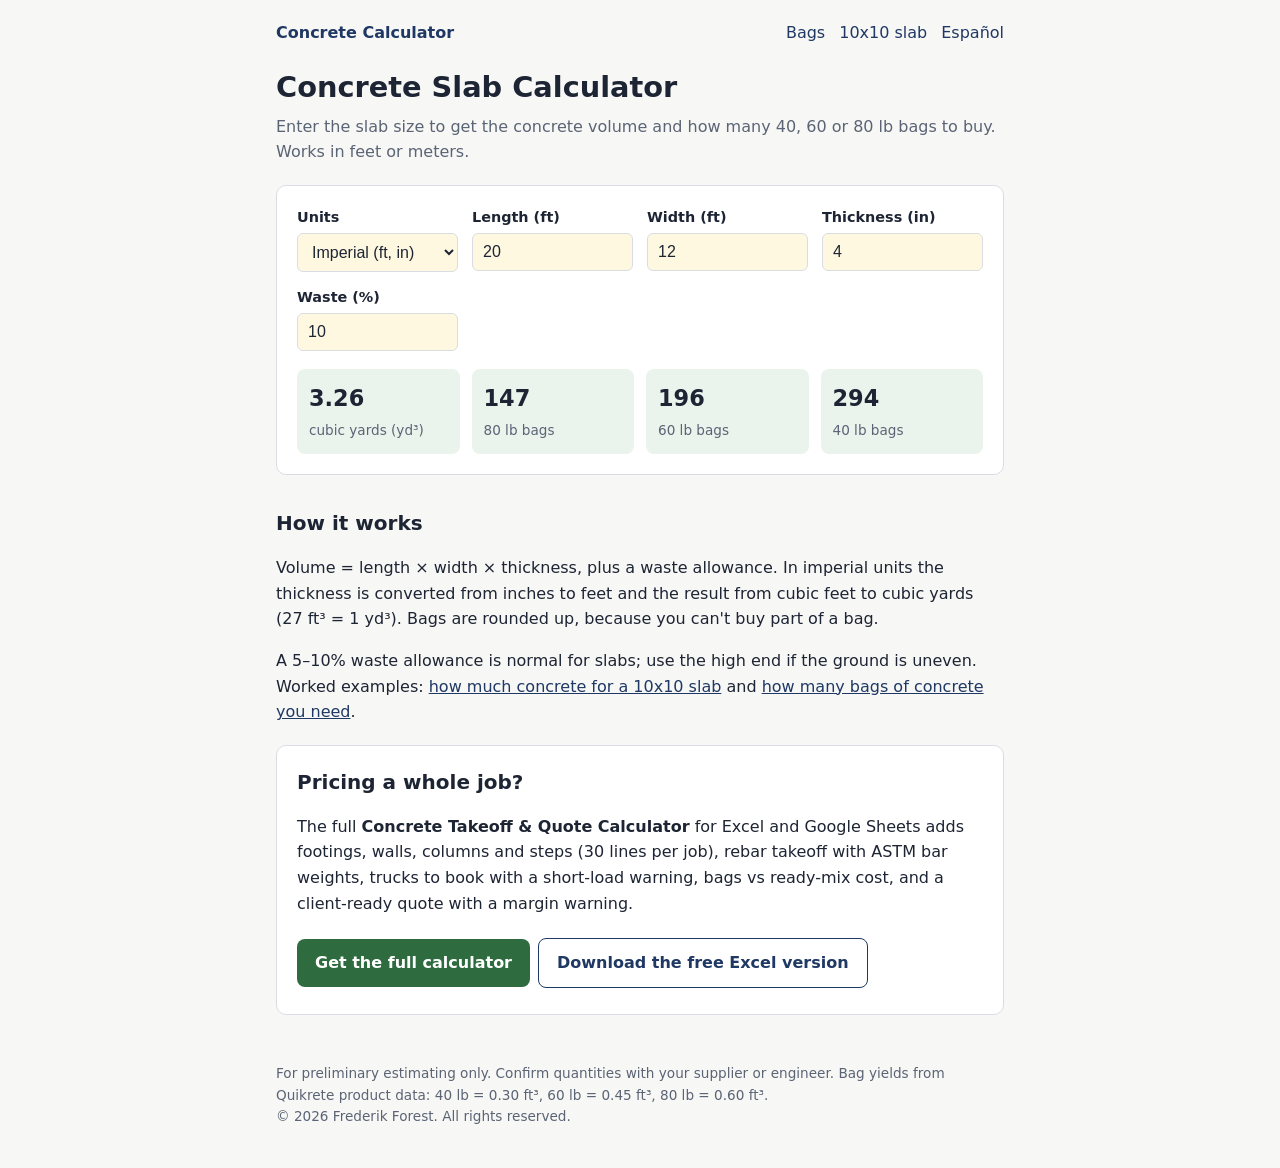
<file: index.html>
<!doctype html><html lang="en"><head><meta charset="utf-8"><meta name="viewport" content="width=device-width,initial-scale=1">
<title>Concrete Slab Calculator: Yards and Bags (Free)</title><meta name="description" content="Free concrete slab calculator. Enter length, width and thickness to get cubic yards or cubic meters and the number of 40, 60 or 80 lb bags."><link rel="canonical" href="https://frederikfor.github.io/concrete-calculator/"><link rel="alternate" hreflang="es" href="https://frederikfor.github.io/concrete-calculator/es/"><link rel="stylesheet" href="style.css"></head><body>
<header><a href="">Concrete Calculator</a><nav><a href="bags-of-concrete-calculator.html">Bags</a><a href="how-much-concrete-10x10-slab.html">10x10 slab</a><a href="es/">Español</a></nav></header><main>
<h1>Concrete Slab Calculator</h1><p class="lead">Enter the slab size to get the concrete volume and how many 40, 60 or 80 lb bags to buy. Works in feet or meters.</p>
<div class="card"><div class="grid">
<div><label for="sys">Units</label><select id="sys"><option value="imperial">Imperial (ft, in)</option><option value="metric">Metric (m, mm)</option></select></div>
<div><label for="L">Length (<span id="uL">ft</span>)</label><input id="L" type="number" min="0" step="any" value="20"></div>
<div><label for="W">Width (<span id="uW">ft</span>)</label><input id="W" type="number" min="0" step="any" value="12"></div>
<div><label for="T">Thickness (<span id="uT">in</span>)</label><input id="T" type="number" min="0" step="any" value="4"></div>
<div><label for="waste">Waste (%)</label><input id="waste" type="number" min="0" step="any" value="10"></div></div>
<div class="results"><div class="res"><b id="vol">0</b><span id="volu">cubic yards</span></div><div class="res"><b id="b80">0</b><span>80 lb bags</span></div><div class="res"><b id="b60">0</b><span>60 lb bags</span></div><div class="res"><b id="b40">0</b><span>40 lb bags</span></div></div></div>
<h2>How it works</h2><p>Volume = length × width × thickness, plus a waste allowance. In imperial units the thickness is converted from inches to feet and the result from cubic feet to cubic yards (27 ft³ = 1 yd³). Bags are rounded up, because you can't buy part of a bag.</p>
<p>A 5–10% waste allowance is normal for slabs; use the high end if the ground is uneven. Worked examples: <a href="how-much-concrete-10x10-slab.html">how much concrete for a 10x10 slab</a> and <a href="bags-of-concrete-calculator.html">how many bags of concrete you need</a>.</p>
<div class="card"><h2 style="margin-top:0">Pricing a whole job?</h2><p>The full <b>Concrete Takeoff &amp; Quote Calculator</b> for Excel and Google Sheets adds footings, walls, columns and steps (30 lines per job), rebar takeoff with ASTM bar weights, trucks to book with a short-load warning, bags vs ready-mix cost, and a client-ready quote with a margin warning.</p>
<a class="cta" href="https://frederikforest.gumroad.com/l/pyrapr">Get the full calculator</a><a class="cta alt" href="https://frederikforest.gumroad.com/l/otqaav">Download the free Excel version</a></div>
</main><footer>For preliminary estimating only. Confirm quantities with your supplier or engineer. Bag yields from Quikrete product data: 40 lb = 0.30 ft³, 60 lb = 0.45 ft³, 80 lb = 0.60 ft³.<br>© 2026 Frederik Forest. All rights reserved.</footer><script src="calc.js"></script></body></html>
</file>
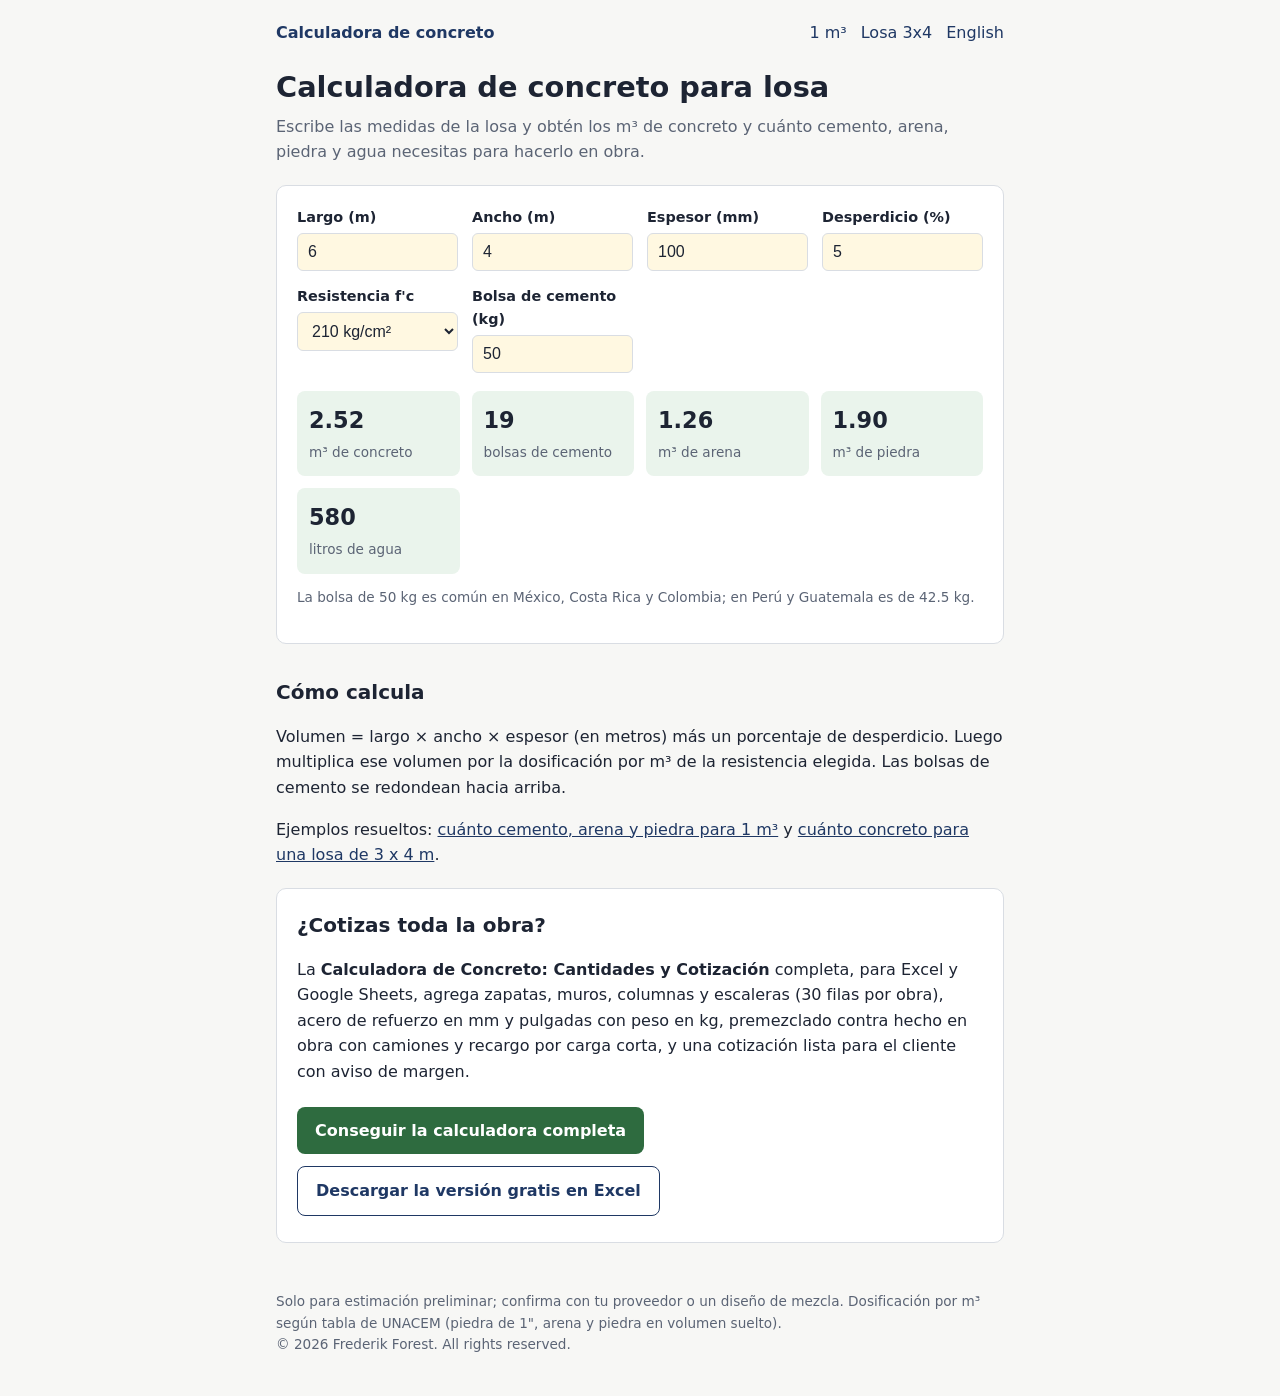
<file: es/index.html>
<!doctype html><html lang="es"><head><meta charset="utf-8"><meta name="viewport" content="width=device-width,initial-scale=1">
<title>Calculadora de concreto para losa: cemento, arena y piedra (gratis)</title><meta name="description" content="Calculadora gratis de concreto para losa: m³, bolsas de cemento, arena, piedra y agua para 175 o 210 kg/cm². Funciona con bolsas de 50 o 42.5 kg."><link rel="canonical" href="https://frederikfor.github.io/concrete-calculator/es/"><link rel="alternate" hreflang="en" href="https://frederikfor.github.io/concrete-calculator/"><link rel="stylesheet" href="../style.css"></head><body>
<header><a href="./">Calculadora de concreto</a><nav><a href="cemento-arena-piedra-1-m3.html">1 m³</a><a href="concreto-losa-3x4.html">Losa 3x4</a><a href="../">English</a></nav></header><main>
<h1>Calculadora de concreto para losa</h1><p class="lead">Escribe las medidas de la losa y obtén los m³ de concreto y cuánto cemento, arena, piedra y agua necesitas para hacerlo en obra.</p>
<div class="card"><div class="grid">
<div><label for="L">Largo (m)</label><input id="L" type="number" min="0" step="any" value="6"></div>
<div><label for="W">Ancho (m)</label><input id="W" type="number" min="0" step="any" value="4"></div>
<div><label for="T">Espesor (mm)</label><input id="T" type="number" min="0" step="any" value="100"></div>
<div><label for="waste">Desperdicio (%)</label><input id="waste" type="number" min="0" step="any" value="5"></div>
<div><label for="fc">Resistencia f'c</label><select id="fc"><option value="210">210 kg/cm²</option><option value="175">175 kg/cm²</option></select></div>
<div><label for="bag">Bolsa de cemento (kg)</label><input id="bag" type="number" min="0" step="any" value="50"></div></div>
<div class="results"><div class="res"><b id="vol">0</b><span>m³ de concreto</span></div><div class="res"><b id="cem">0</b><span>bolsas de cemento</span></div><div class="res"><b id="are">0</b><span>m³ de arena</span></div><div class="res"><b id="pie">0</b><span>m³ de piedra</span></div><div class="res"><b id="agu">0</b><span>litros de agua</span></div></div>
<p class="note">La bolsa de 50 kg es común en México, Costa Rica y Colombia; en Perú y Guatemala es de 42.5 kg.</p></div>
<h2>Cómo calcula</h2><p>Volumen = largo × ancho × espesor (en metros) más un porcentaje de desperdicio. Luego multiplica ese volumen por la dosificación por m³ de la resistencia elegida. Las bolsas de cemento se redondean hacia arriba.</p>
<p>Ejemplos resueltos: <a href="cemento-arena-piedra-1-m3.html">cuánto cemento, arena y piedra para 1 m³</a> y <a href="concreto-losa-3x4.html">cuánto concreto para una losa de 3 x 4 m</a>.</p>
<div class="card"><h2 style="margin-top:0">¿Cotizas toda la obra?</h2><p>La <b>Calculadora de Concreto: Cantidades y Cotización</b> completa, para Excel y Google Sheets, agrega zapatas, muros, columnas y escaleras (30 filas por obra), acero de refuerzo en mm y pulgadas con peso en kg, premezclado contra hecho en obra con camiones y recargo por carga corta, y una cotización lista para el cliente con aviso de margen.</p>
<a class="cta" href="https://frederikforest.gumroad.com/l/xiyyl">Conseguir la calculadora completa</a><a class="cta alt" href="https://frederikforest.gumroad.com/l/cqgcze">Descargar la versión gratis en Excel</a></div>
</main><footer>Solo para estimación preliminar; confirma con tu proveedor o un diseño de mezcla. Dosificación por m³ según tabla de UNACEM (piedra de 1", arena y piedra en volumen suelto).<br>© 2026 Frederik Forest. All rights reserved.</footer><script>window.ES=1</script><script src="../calc.js"></script></body></html>
</file>
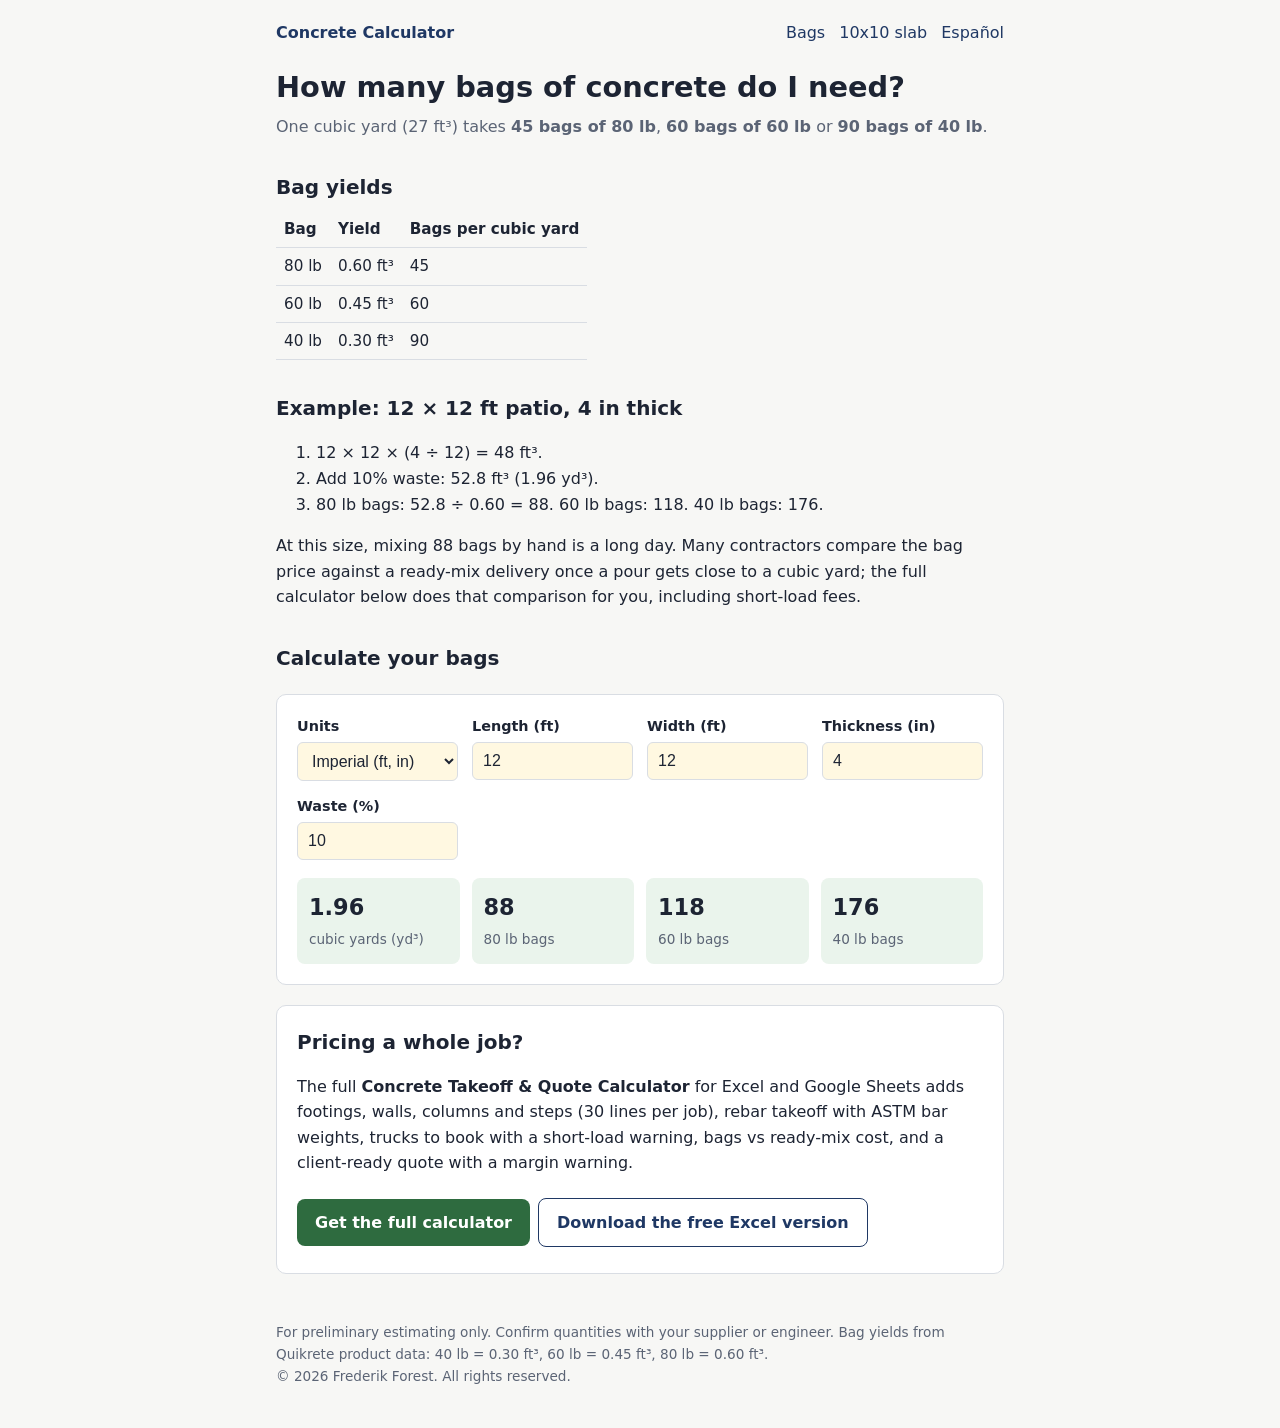
<file: bags-of-concrete-calculator.html>
<!doctype html><html lang="en"><head><meta charset="utf-8"><meta name="viewport" content="width=device-width,initial-scale=1">
<title>How Many Bags of Concrete Do I Need? 40, 60 and 80 lb</title><meta name="description" content="One cubic yard of concrete takes 45 bags of 80 lb, 60 bags of 60 lb or 90 bags of 40 lb. Worked example for a 12x12 patio and a free bag calculator."><link rel="canonical" href="https://frederikfor.github.io/concrete-calculator/bags-of-concrete-calculator.html"><link rel="alternate" hreflang="es" href="https://frederikfor.github.io/concrete-calculator/es/"><link rel="stylesheet" href="style.css"></head><body>
<header><a href="">Concrete Calculator</a><nav><a href="bags-of-concrete-calculator.html">Bags</a><a href="how-much-concrete-10x10-slab.html">10x10 slab</a><a href="es/">Español</a></nav></header><main>
<h1>How many bags of concrete do I need?</h1><p class="lead">One cubic yard (27 ft³) takes <b>45 bags of 80 lb</b>, <b>60 bags of 60 lb</b> or <b>90 bags of 40 lb</b>.</p>
<h2>Bag yields</h2><table><tr><th>Bag</th><th>Yield</th><th>Bags per cubic yard</th></tr><tr><td>80 lb</td><td>0.60 ft³</td><td>45</td></tr><tr><td>60 lb</td><td>0.45 ft³</td><td>60</td></tr><tr><td>40 lb</td><td>0.30 ft³</td><td>90</td></tr></table>
<h2>Example: 12 × 12 ft patio, 4 in thick</h2><ol><li>12 × 12 × (4 ÷ 12) = 48 ft³.</li><li>Add 10% waste: 52.8 ft³ (1.96 yd³).</li><li>80 lb bags: 52.8 ÷ 0.60 = 88. 60 lb bags: 118. 40 lb bags: 176.</li></ol>
<p>At this size, mixing 88 bags by hand is a long day. Many contractors compare the bag price against a ready-mix delivery once a pour gets close to a cubic yard; the full calculator below does that comparison for you, including short-load fees.</p>
<h2>Calculate your bags</h2><div class="card"><div class="grid">
<div><label for="sys">Units</label><select id="sys"><option value="imperial">Imperial (ft, in)</option><option value="metric">Metric (m, mm)</option></select></div>
<div><label for="L">Length (<span id="uL">ft</span>)</label><input id="L" type="number" min="0" step="any" value="12"></div>
<div><label for="W">Width (<span id="uW">ft</span>)</label><input id="W" type="number" min="0" step="any" value="12"></div>
<div><label for="T">Thickness (<span id="uT">in</span>)</label><input id="T" type="number" min="0" step="any" value="4"></div>
<div><label for="waste">Waste (%)</label><input id="waste" type="number" min="0" step="any" value="10"></div></div>
<div class="results"><div class="res"><b id="vol">0</b><span id="volu">cubic yards</span></div><div class="res"><b id="b80">0</b><span>80 lb bags</span></div><div class="res"><b id="b60">0</b><span>60 lb bags</span></div><div class="res"><b id="b40">0</b><span>40 lb bags</span></div></div></div>
<div class="card"><h2 style="margin-top:0">Pricing a whole job?</h2><p>The full <b>Concrete Takeoff &amp; Quote Calculator</b> for Excel and Google Sheets adds footings, walls, columns and steps (30 lines per job), rebar takeoff with ASTM bar weights, trucks to book with a short-load warning, bags vs ready-mix cost, and a client-ready quote with a margin warning.</p>
<a class="cta" href="https://frederikforest.gumroad.com/l/pyrapr">Get the full calculator</a><a class="cta alt" href="https://frederikforest.gumroad.com/l/otqaav">Download the free Excel version</a></div>
</main><footer>For preliminary estimating only. Confirm quantities with your supplier or engineer. Bag yields from Quikrete product data: 40 lb = 0.30 ft³, 60 lb = 0.45 ft³, 80 lb = 0.60 ft³.<br>© 2026 Frederik Forest. All rights reserved.</footer><script src="calc.js"></script></body></html>
</file>
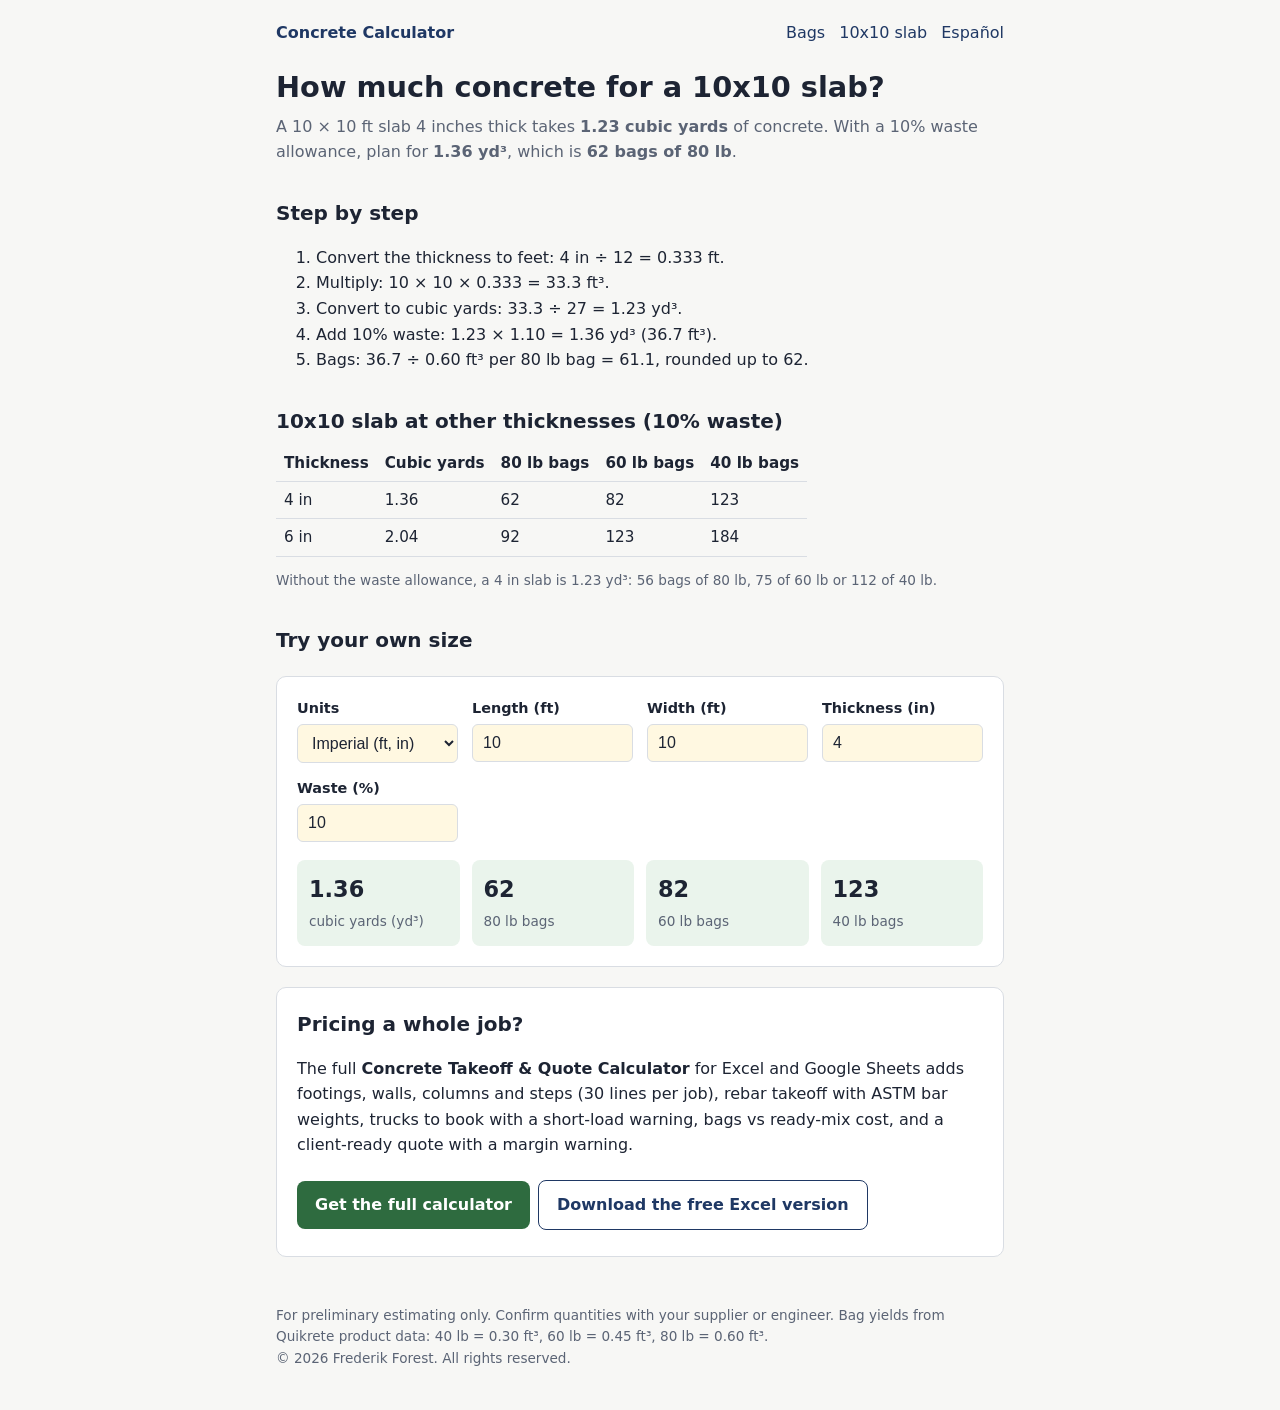
<file: how-much-concrete-10x10-slab.html>
<!doctype html><html lang="en"><head><meta charset="utf-8"><meta name="viewport" content="width=device-width,initial-scale=1">
<title>How Much Concrete for a 10x10 Slab? (Worked Example)</title><meta name="description" content="A 10x10 ft slab 4 inches thick needs 1.23 cubic yards of concrete, or 1.36 yd³ with 10% waste: 62 bags of 80 lb. Step-by-step math and a free calculator."><link rel="canonical" href="https://frederikfor.github.io/concrete-calculator/how-much-concrete-10x10-slab.html"><link rel="alternate" hreflang="es" href="https://frederikfor.github.io/concrete-calculator/es/"><link rel="stylesheet" href="style.css"></head><body>
<header><a href="">Concrete Calculator</a><nav><a href="bags-of-concrete-calculator.html">Bags</a><a href="how-much-concrete-10x10-slab.html">10x10 slab</a><a href="es/">Español</a></nav></header><main>
<h1>How much concrete for a 10x10 slab?</h1><p class="lead">A 10 × 10 ft slab 4 inches thick takes <b>1.23 cubic yards</b> of concrete. With a 10% waste allowance, plan for <b>1.36 yd³</b>, which is <b>62 bags of 80 lb</b>.</p>
<h2>Step by step</h2><ol><li>Convert the thickness to feet: 4 in ÷ 12 = 0.333 ft.</li><li>Multiply: 10 × 10 × 0.333 = 33.3 ft³.</li><li>Convert to cubic yards: 33.3 ÷ 27 = 1.23 yd³.</li><li>Add 10% waste: 1.23 × 1.10 = 1.36 yd³ (36.7 ft³).</li><li>Bags: 36.7 ÷ 0.60 ft³ per 80 lb bag = 61.1, rounded up to 62.</li></ol>
<h2>10x10 slab at other thicknesses (10% waste)</h2><table><tr><th>Thickness</th><th>Cubic yards</th><th>80 lb bags</th><th>60 lb bags</th><th>40 lb bags</th></tr>
<tr><td>4 in</td><td>1.36</td><td>62</td><td>82</td><td>123</td></tr><tr><td>6 in</td><td>2.04</td><td>92</td><td>123</td><td>184</td></tr></table>
<p class="note">Without the waste allowance, a 4 in slab is 1.23 yd³: 56 bags of 80 lb, 75 of 60 lb or 112 of 40 lb.</p>
<h2>Try your own size</h2><div class="card"><div class="grid">
<div><label for="sys">Units</label><select id="sys"><option value="imperial">Imperial (ft, in)</option><option value="metric">Metric (m, mm)</option></select></div>
<div><label for="L">Length (<span id="uL">ft</span>)</label><input id="L" type="number" min="0" step="any" value="10"></div>
<div><label for="W">Width (<span id="uW">ft</span>)</label><input id="W" type="number" min="0" step="any" value="10"></div>
<div><label for="T">Thickness (<span id="uT">in</span>)</label><input id="T" type="number" min="0" step="any" value="4"></div>
<div><label for="waste">Waste (%)</label><input id="waste" type="number" min="0" step="any" value="10"></div></div>
<div class="results"><div class="res"><b id="vol">0</b><span id="volu">cubic yards</span></div><div class="res"><b id="b80">0</b><span>80 lb bags</span></div><div class="res"><b id="b60">0</b><span>60 lb bags</span></div><div class="res"><b id="b40">0</b><span>40 lb bags</span></div></div></div>
<div class="card"><h2 style="margin-top:0">Pricing a whole job?</h2><p>The full <b>Concrete Takeoff &amp; Quote Calculator</b> for Excel and Google Sheets adds footings, walls, columns and steps (30 lines per job), rebar takeoff with ASTM bar weights, trucks to book with a short-load warning, bags vs ready-mix cost, and a client-ready quote with a margin warning.</p>
<a class="cta" href="https://frederikforest.gumroad.com/l/pyrapr">Get the full calculator</a><a class="cta alt" href="https://frederikforest.gumroad.com/l/otqaav">Download the free Excel version</a></div>
</main><footer>For preliminary estimating only. Confirm quantities with your supplier or engineer. Bag yields from Quikrete product data: 40 lb = 0.30 ft³, 60 lb = 0.45 ft³, 80 lb = 0.60 ft³.<br>© 2026 Frederik Forest. All rights reserved.</footer><script src="calc.js"></script></body></html>
</file>
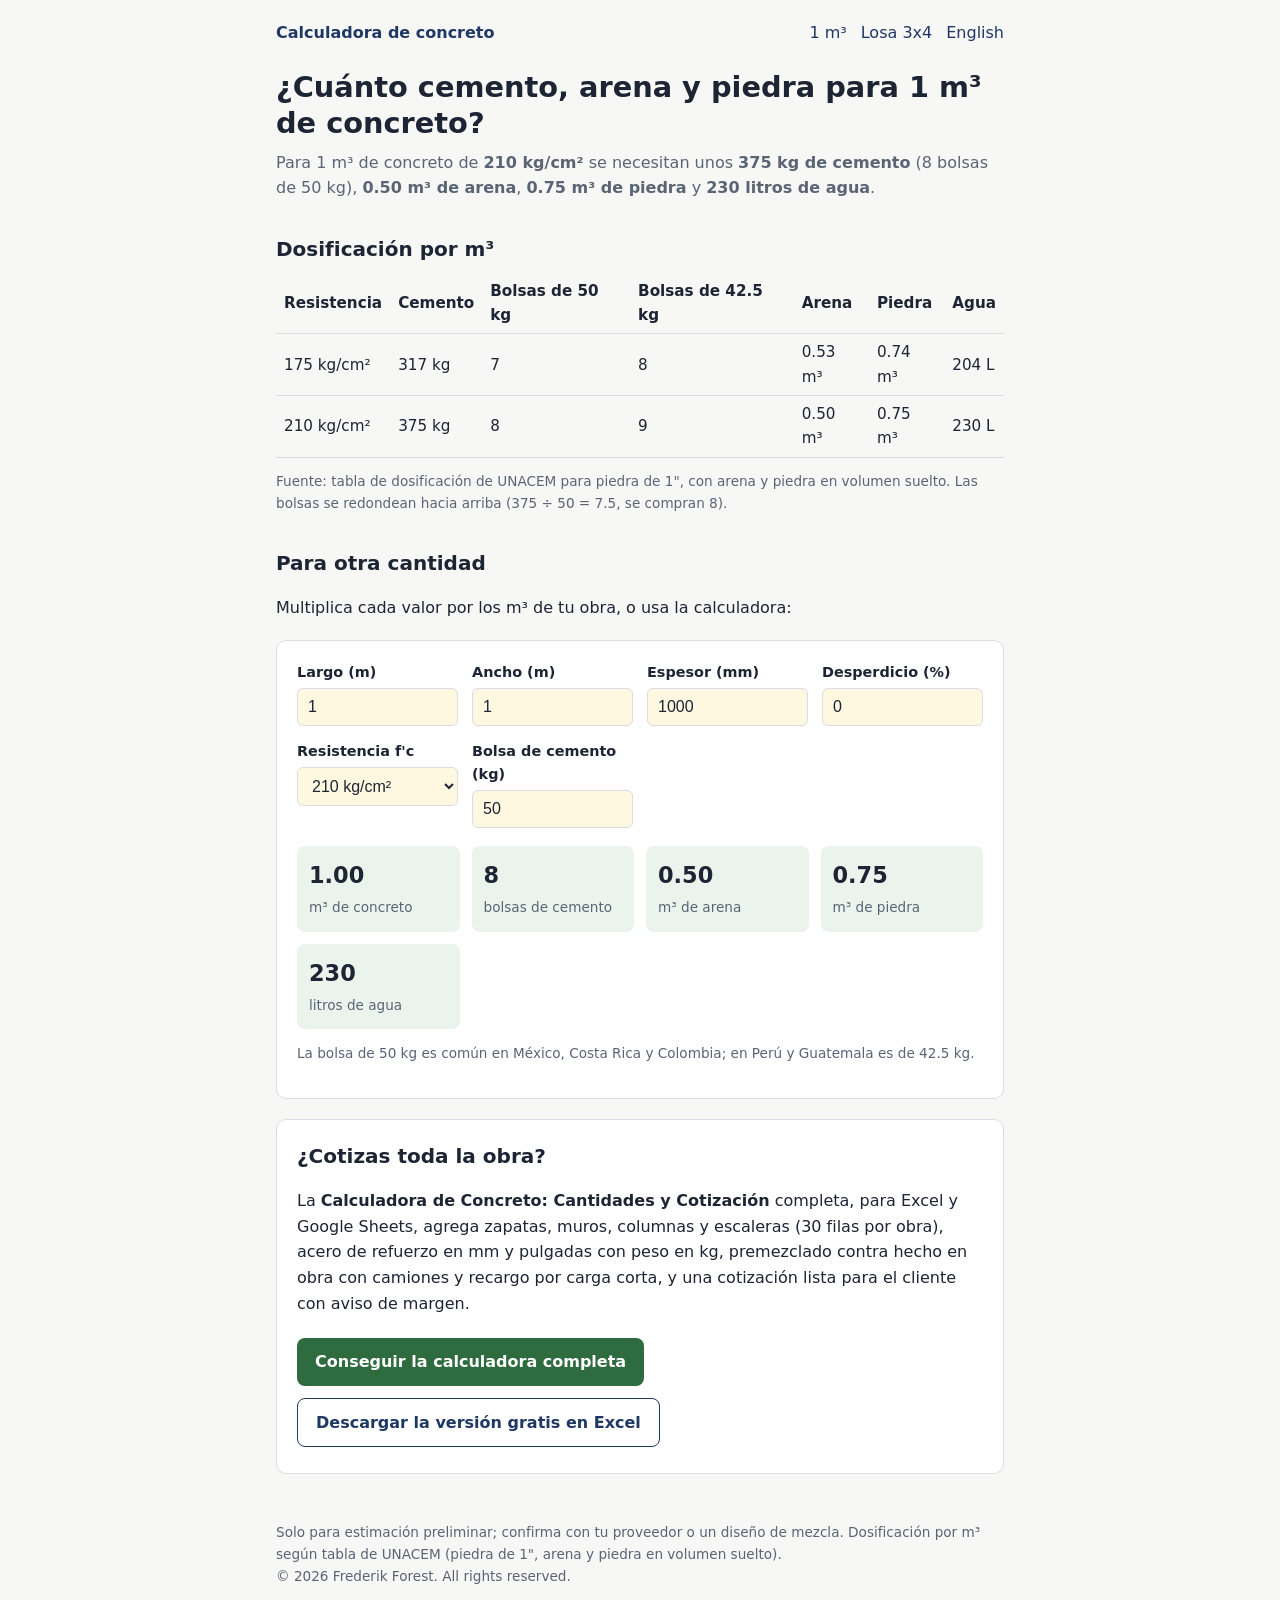
<file: es/cemento-arena-piedra-1-m3.html>
<!doctype html><html lang="es"><head><meta charset="utf-8"><meta name="viewport" content="width=device-width,initial-scale=1">
<title>Cuánto cemento, arena y piedra para 1 m³ de concreto</title><meta name="description" content="Para 1 m³ de concreto de 210 kg/cm² se usan 375 kg de cemento (8 bolsas de 50 kg), 0.50 m³ de arena, 0.75 m³ de piedra y 230 litros de agua."><link rel="canonical" href="https://frederikfor.github.io/concrete-calculator/es/cemento-arena-piedra-1-m3.html"><link rel="alternate" hreflang="en" href="https://frederikfor.github.io/concrete-calculator/"><link rel="stylesheet" href="../style.css"></head><body>
<header><a href="./">Calculadora de concreto</a><nav><a href="cemento-arena-piedra-1-m3.html">1 m³</a><a href="concreto-losa-3x4.html">Losa 3x4</a><a href="../">English</a></nav></header><main>
<h1>¿Cuánto cemento, arena y piedra para 1 m³ de concreto?</h1><p class="lead">Para 1 m³ de concreto de <b>210 kg/cm²</b> se necesitan unos <b>375 kg de cemento</b> (8 bolsas de 50 kg), <b>0.50 m³ de arena</b>, <b>0.75 m³ de piedra</b> y <b>230 litros de agua</b>.</p>
<h2>Dosificación por m³</h2><table><tr><th>Resistencia</th><th>Cemento</th><th>Bolsas de 50 kg</th><th>Bolsas de 42.5 kg</th><th>Arena</th><th>Piedra</th><th>Agua</th></tr>
<tr><td>175 kg/cm²</td><td>317 kg</td><td>7</td><td>8</td><td>0.53 m³</td><td>0.74 m³</td><td>204 L</td></tr>
<tr><td>210 kg/cm²</td><td>375 kg</td><td>8</td><td>9</td><td>0.50 m³</td><td>0.75 m³</td><td>230 L</td></tr></table>
<p class="note">Fuente: tabla de dosificación de UNACEM para piedra de 1", con arena y piedra en volumen suelto. Las bolsas se redondean hacia arriba (375 ÷ 50 = 7.5, se compran 8).</p>
<h2>Para otra cantidad</h2><p>Multiplica cada valor por los m³ de tu obra, o usa la calculadora:</p><div class="card"><div class="grid">
<div><label for="L">Largo (m)</label><input id="L" type="number" min="0" step="any" value="1"></div>
<div><label for="W">Ancho (m)</label><input id="W" type="number" min="0" step="any" value="1"></div>
<div><label for="T">Espesor (mm)</label><input id="T" type="number" min="0" step="any" value="1000"></div>
<div><label for="waste">Desperdicio (%)</label><input id="waste" type="number" min="0" step="any" value="0"></div>
<div><label for="fc">Resistencia f'c</label><select id="fc"><option value="210">210 kg/cm²</option><option value="175">175 kg/cm²</option></select></div>
<div><label for="bag">Bolsa de cemento (kg)</label><input id="bag" type="number" min="0" step="any" value="50"></div></div>
<div class="results"><div class="res"><b id="vol">0</b><span>m³ de concreto</span></div><div class="res"><b id="cem">0</b><span>bolsas de cemento</span></div><div class="res"><b id="are">0</b><span>m³ de arena</span></div><div class="res"><b id="pie">0</b><span>m³ de piedra</span></div><div class="res"><b id="agu">0</b><span>litros de agua</span></div></div>
<p class="note">La bolsa de 50 kg es común en México, Costa Rica y Colombia; en Perú y Guatemala es de 42.5 kg.</p></div>
<div class="card"><h2 style="margin-top:0">¿Cotizas toda la obra?</h2><p>La <b>Calculadora de Concreto: Cantidades y Cotización</b> completa, para Excel y Google Sheets, agrega zapatas, muros, columnas y escaleras (30 filas por obra), acero de refuerzo en mm y pulgadas con peso en kg, premezclado contra hecho en obra con camiones y recargo por carga corta, y una cotización lista para el cliente con aviso de margen.</p>
<a class="cta" href="https://frederikforest.gumroad.com/l/xiyyl">Conseguir la calculadora completa</a><a class="cta alt" href="https://frederikforest.gumroad.com/l/cqgcze">Descargar la versión gratis en Excel</a></div>
</main><footer>Solo para estimación preliminar; confirma con tu proveedor o un diseño de mezcla. Dosificación por m³ según tabla de UNACEM (piedra de 1", arena y piedra en volumen suelto).<br>© 2026 Frederik Forest. All rights reserved.</footer><script>window.ES=1</script><script src="../calc.js"></script></body></html>
</file>
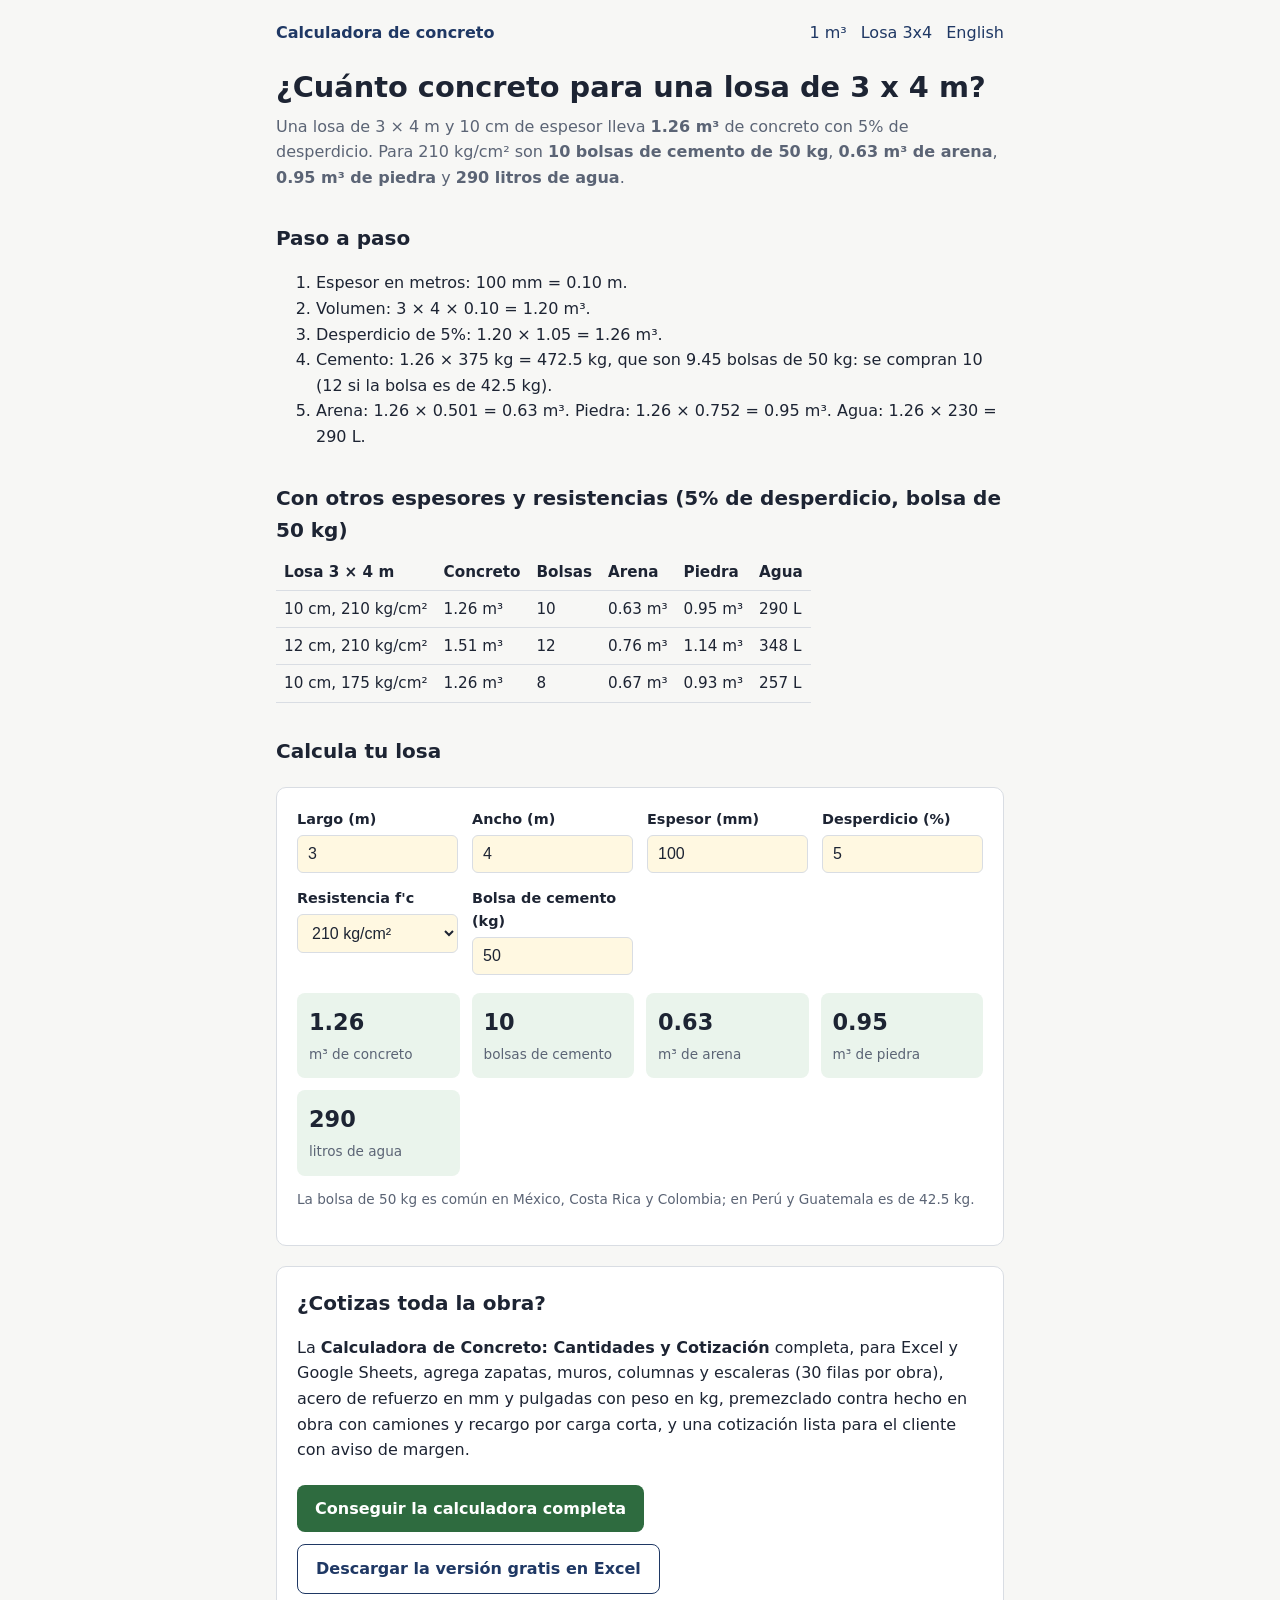
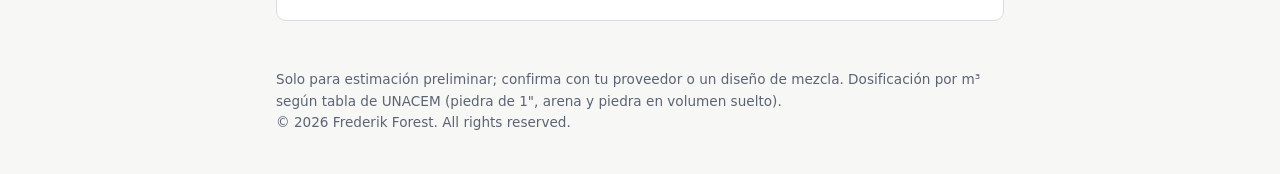
<file: es/concreto-losa-3x4.html>
<!doctype html><html lang="es"><head><meta charset="utf-8"><meta name="viewport" content="width=device-width,initial-scale=1">
<title>Cuánto concreto para una losa de 3 x 4 m (ejemplo resuelto)</title><meta name="description" content="Una losa de 3 x 4 m y 10 cm lleva 1.26 m³ de concreto con 5% de desperdicio: 10 bolsas de cemento de 50 kg, 0.63 m³ de arena y 0.95 m³ de piedra para 210 kg/cm²."><link rel="canonical" href="https://frederikfor.github.io/concrete-calculator/es/concreto-losa-3x4.html"><link rel="alternate" hreflang="en" href="https://frederikfor.github.io/concrete-calculator/"><link rel="stylesheet" href="../style.css"></head><body>
<header><a href="./">Calculadora de concreto</a><nav><a href="cemento-arena-piedra-1-m3.html">1 m³</a><a href="concreto-losa-3x4.html">Losa 3x4</a><a href="../">English</a></nav></header><main>
<h1>¿Cuánto concreto para una losa de 3 x 4 m?</h1><p class="lead">Una losa de 3 × 4 m y 10 cm de espesor lleva <b>1.26 m³</b> de concreto con 5% de desperdicio. Para 210 kg/cm² son <b>10 bolsas de cemento de 50 kg</b>, <b>0.63 m³ de arena</b>, <b>0.95 m³ de piedra</b> y <b>290 litros de agua</b>.</p>
<h2>Paso a paso</h2><ol><li>Espesor en metros: 100 mm = 0.10 m.</li><li>Volumen: 3 × 4 × 0.10 = 1.20 m³.</li><li>Desperdicio de 5%: 1.20 × 1.05 = 1.26 m³.</li><li>Cemento: 1.26 × 375 kg = 472.5 kg, que son 9.45 bolsas de 50 kg: se compran 10 (12 si la bolsa es de 42.5 kg).</li><li>Arena: 1.26 × 0.501 = 0.63 m³. Piedra: 1.26 × 0.752 = 0.95 m³. Agua: 1.26 × 230 = 290 L.</li></ol>
<h2>Con otros espesores y resistencias (5% de desperdicio, bolsa de 50 kg)</h2><table><tr><th>Losa 3 × 4 m</th><th>Concreto</th><th>Bolsas</th><th>Arena</th><th>Piedra</th><th>Agua</th></tr>
<tr><td>10 cm, 210 kg/cm²</td><td>1.26 m³</td><td>10</td><td>0.63 m³</td><td>0.95 m³</td><td>290 L</td></tr>
<tr><td>12 cm, 210 kg/cm²</td><td>1.51 m³</td><td>12</td><td>0.76 m³</td><td>1.14 m³</td><td>348 L</td></tr>
<tr><td>10 cm, 175 kg/cm²</td><td>1.26 m³</td><td>8</td><td>0.67 m³</td><td>0.93 m³</td><td>257 L</td></tr></table>
<h2>Calcula tu losa</h2><div class="card"><div class="grid">
<div><label for="L">Largo (m)</label><input id="L" type="number" min="0" step="any" value="3"></div>
<div><label for="W">Ancho (m)</label><input id="W" type="number" min="0" step="any" value="4"></div>
<div><label for="T">Espesor (mm)</label><input id="T" type="number" min="0" step="any" value="100"></div>
<div><label for="waste">Desperdicio (%)</label><input id="waste" type="number" min="0" step="any" value="5"></div>
<div><label for="fc">Resistencia f'c</label><select id="fc"><option value="210">210 kg/cm²</option><option value="175">175 kg/cm²</option></select></div>
<div><label for="bag">Bolsa de cemento (kg)</label><input id="bag" type="number" min="0" step="any" value="50"></div></div>
<div class="results"><div class="res"><b id="vol">0</b><span>m³ de concreto</span></div><div class="res"><b id="cem">0</b><span>bolsas de cemento</span></div><div class="res"><b id="are">0</b><span>m³ de arena</span></div><div class="res"><b id="pie">0</b><span>m³ de piedra</span></div><div class="res"><b id="agu">0</b><span>litros de agua</span></div></div>
<p class="note">La bolsa de 50 kg es común en México, Costa Rica y Colombia; en Perú y Guatemala es de 42.5 kg.</p></div>
<div class="card"><h2 style="margin-top:0">¿Cotizas toda la obra?</h2><p>La <b>Calculadora de Concreto: Cantidades y Cotización</b> completa, para Excel y Google Sheets, agrega zapatas, muros, columnas y escaleras (30 filas por obra), acero de refuerzo en mm y pulgadas con peso en kg, premezclado contra hecho en obra con camiones y recargo por carga corta, y una cotización lista para el cliente con aviso de margen.</p>
<a class="cta" href="https://frederikforest.gumroad.com/l/xiyyl">Conseguir la calculadora completa</a><a class="cta alt" href="https://frederikforest.gumroad.com/l/cqgcze">Descargar la versión gratis en Excel</a></div>
</main><footer>Solo para estimación preliminar; confirma con tu proveedor o un diseño de mezcla. Dosificación por m³ según tabla de UNACEM (piedra de 1", arena y piedra en volumen suelto).<br>© 2026 Frederik Forest. All rights reserved.</footer><script>window.ES=1</script><script src="../calc.js"></script></body></html>
</file>
<file: style.css>
:root{--bg:#f7f7f5;--card:#fff;--ink:#1d2433;--muted:#5b6475;--line:#d9dde3;--accent:#1f3864;--accent-2:#2e6b3f;--in:#fff8e1;--out:#eaf4ec}
@media (prefers-color-scheme:dark){:root{--bg:#14171c;--card:#1d2128;--ink:#e8eaee;--muted:#a3aab6;--line:#323844;--accent:#8fb0e8;--accent-2:#7fc595;--in:#2b2716;--out:#18291e}}
*{box-sizing:border-box}body{margin:0;background:var(--bg);color:var(--ink);font:16px/1.6 system-ui,-apple-system,"Segoe UI",Roboto,Arial,sans-serif}
header,main,footer{max-width:760px;margin:0 auto;padding:0 16px}
header{padding-top:20px;display:flex;justify-content:space-between;align-items:center;gap:12px;flex-wrap:wrap}
header a{color:var(--accent);text-decoration:none;font-weight:600}nav a{margin-left:14px;font-weight:500}
h1{font-size:1.8rem;line-height:1.25;margin:24px 0 8px}h2{font-size:1.25rem;margin:32px 0 8px}
.lead{color:var(--muted);margin-top:0}
.card{background:var(--card);border:1px solid var(--line);border-radius:10px;padding:20px;margin:20px 0}
.grid{display:grid;grid-template-columns:repeat(auto-fit,minmax(150px,1fr));gap:14px}
label{display:block;font-size:.9rem;font-weight:600;margin-bottom:4px}
input,select{width:100%;padding:9px 10px;border:1px solid var(--line);border-radius:6px;background:var(--in);color:var(--ink);font-size:1rem}
.results{display:grid;grid-template-columns:repeat(auto-fit,minmax(150px,1fr));gap:12px;margin-top:18px}
.res{background:var(--out);border-radius:8px;padding:12px}.res b{display:block;font-size:1.4rem}.res span{font-size:.85rem;color:var(--muted)}
.cta{display:inline-block;background:var(--accent-2);color:#fff;padding:11px 18px;border-radius:8px;text-decoration:none;font-weight:600;margin:6px 8px 6px 0}
.cta.alt{background:transparent;color:var(--accent);border:1px solid var(--accent)}
table{border-collapse:collapse;width:100%;font-size:.95rem;display:block;overflow-x:auto}td,th{border-bottom:1px solid var(--line);padding:6px 8px;text-align:left}
.note{font-size:.85rem;color:var(--muted)}footer{padding:28px 16px 40px;font-size:.85rem;color:var(--muted)}
a{color:var(--accent)}
</file>
